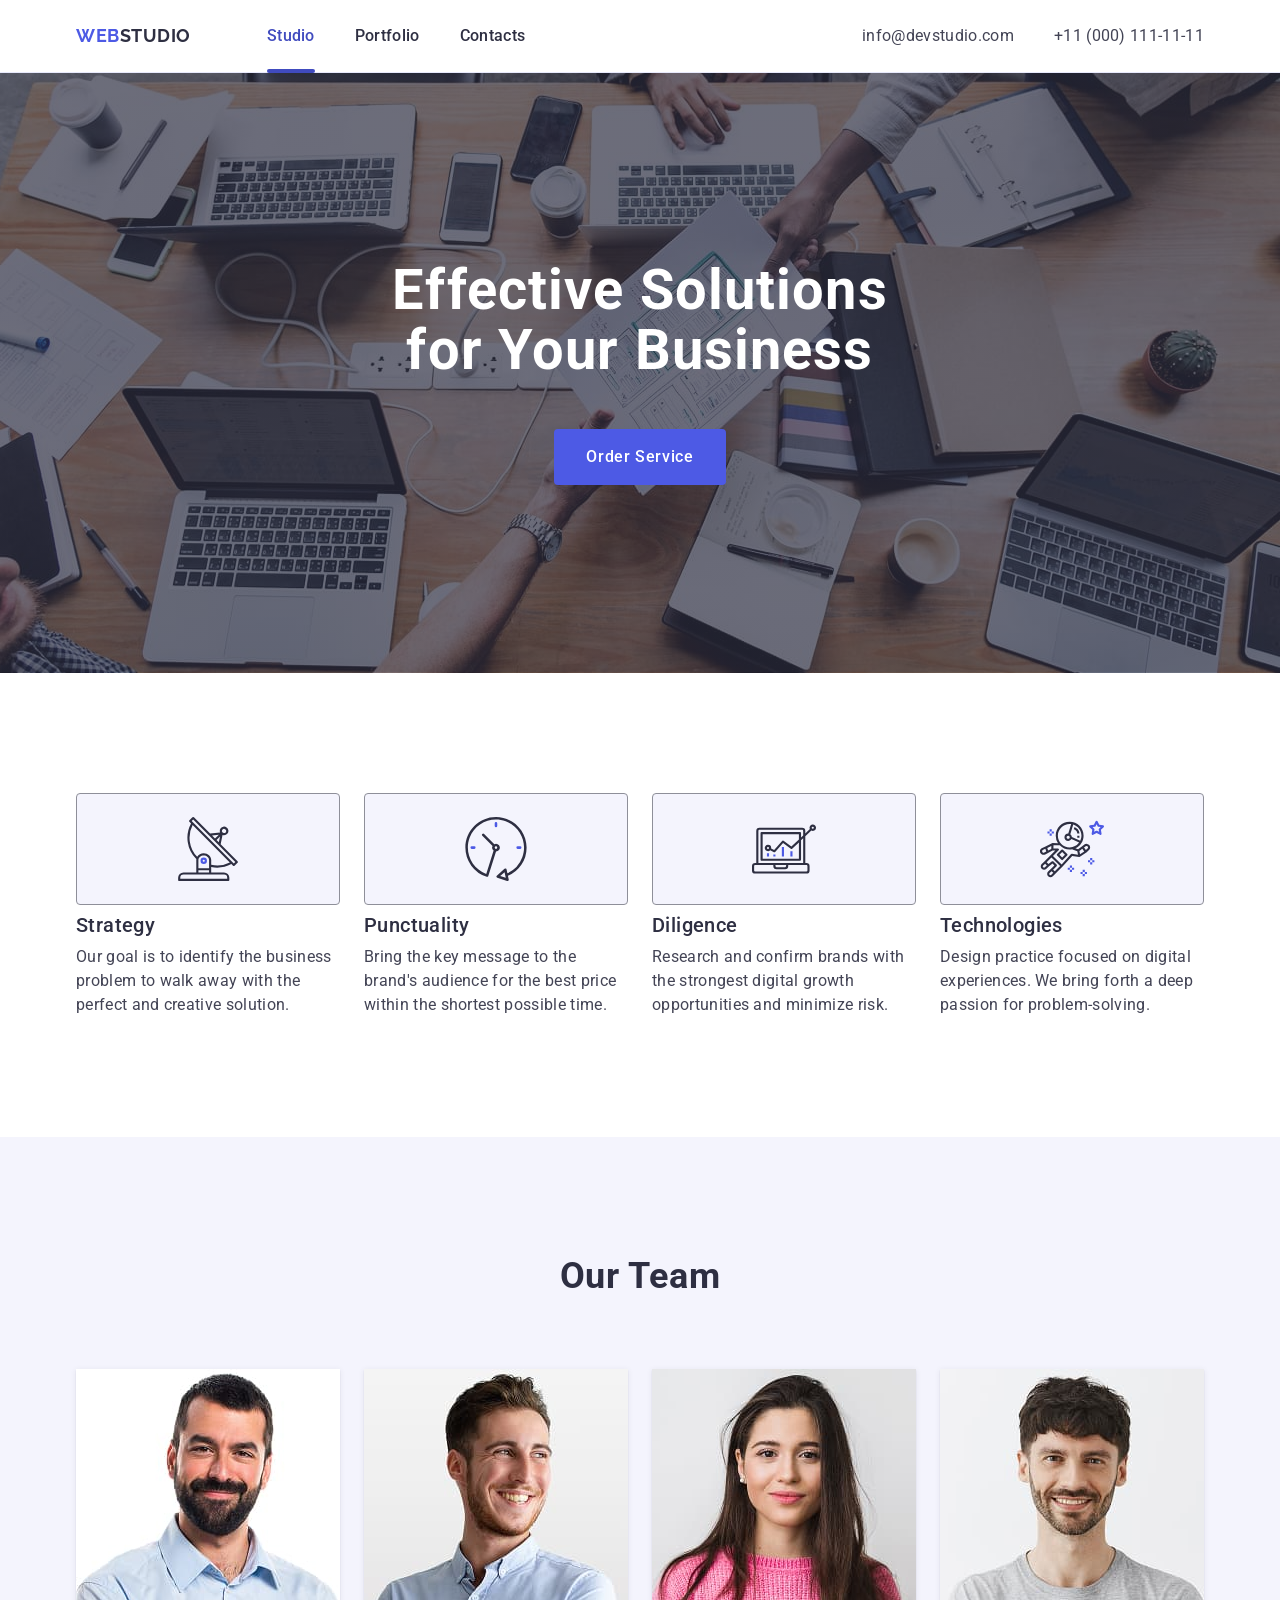
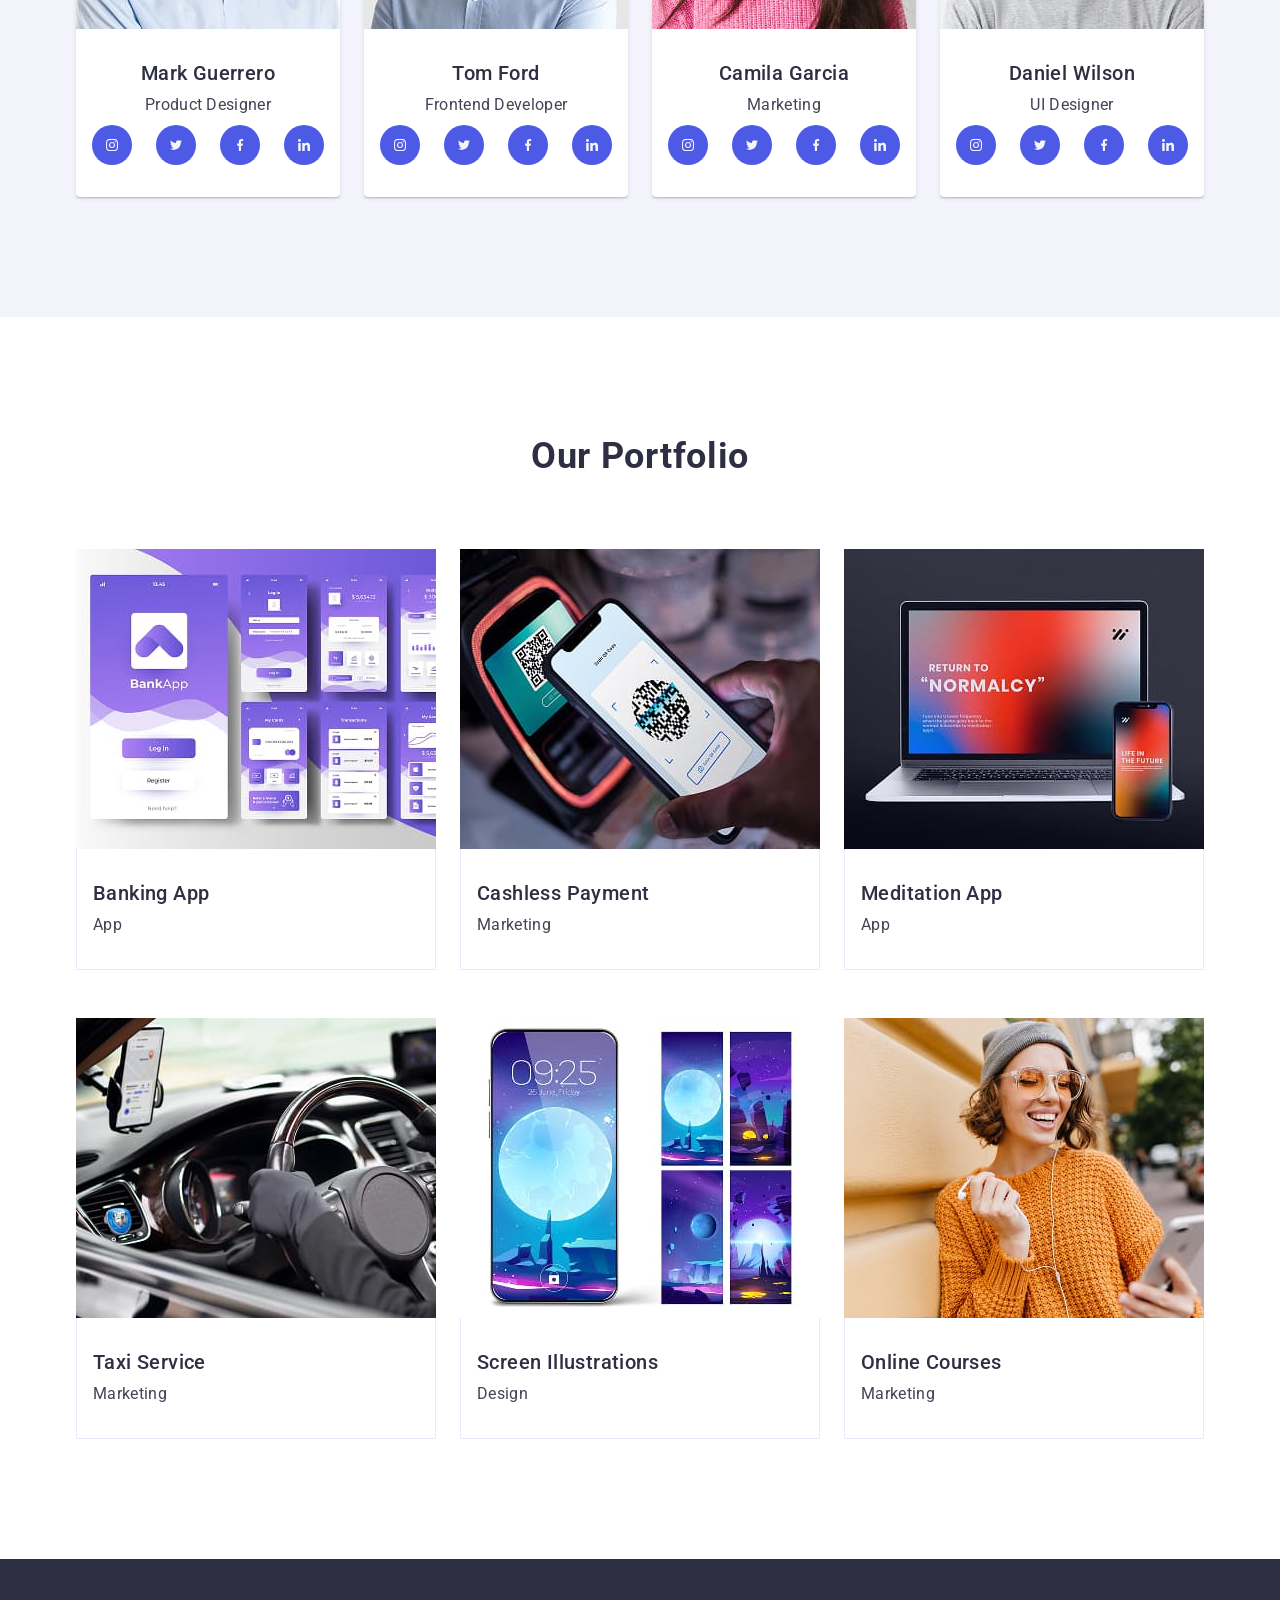
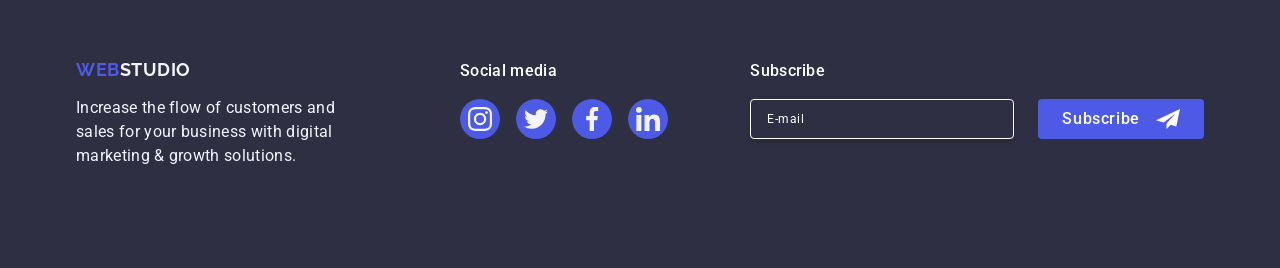
<file: index.html>
<!DOCTYPE html>
<html lang="en">
  <head>
    <meta charset="UTF-8" />
    <meta name="viewport" content="width=device-width, initial-scale=1.0" />
    <link rel="preconnect" href="https://fonts.googleapis.com" />
    <link rel="preconnect" href="https://fonts.gstatic.com" crossorigin />
    <link
      href="https://fonts.googleapis.com/css2?family=Roboto:wght@400;500;700&display=swap&family=Raleway:wght@700&display=swap"
      rel="stylesheet"
    />
    <title>Homework-5</title>
    <link
      rel="stylesheet"
      href="https://cdnjs.cloudflare.com/ajax/libs/modern-normalize/3.0.1/modern-normalize.min.css"
      integrity="sha512-q6WgHqiHlKyOqslT/lgBgodhd03Wp4BEqKeW6nNtlOY4quzyG3VoQKFrieaCeSnuVseNKRGpGeDU3qPmabCANg=="
      crossorigin="anonymous"
      referrerpolicy="no-referrer"
    />
    <link rel="stylesheet" href="./css/styles.css" />
  </head>
  <body>
    <header class="header">
      <div class="container header-container">
        <nav class="nav">
          <a class="logo" href="./index.html"
            >Web<span class="logo-accent">Studio</span></a
          >
          <ul class="nav-list">
            <li class="nav-item">
              <a class="nav-link active" href="./index.html">Studio</a>
            </li>
            <li class="nav-item"><a class="nav-link" href="">Portfolio</a></li>
            <li class="nav-item"><a class="nav-link" href="">Contacts</a></li>
          </ul>
        </nav>
        <address class="address">
          <ul class="address-list">
            <li class="address-item">
              <a class="address-link" href="mailto:info@devstudio.com"
                >info@devstudio.com</a
              >
            </li>
            <li class="address-item">
              <a class="address-link" href="tel:+110001111111"
                >+11 (000) 111-11-11</a
              >
            </li>
          </ul>
        </address>
      </div>
    </header>
    <main>
      <section class="section hero-section">
        <div class="container hero-container">
          <h1 class="hero-title">Effective Solutions for Your Business</h1>
          <button class="button hero-button" type="button">
            Order Service
          </button>
        </div>
      </section>
      <section class="section features-section">
        <div class="container features-container">
          <h2 class="features-title visually-hidden">Features</h2>
          <ul class="features-list">
            <li class="features-item">
              <div class="features-item-icon-wrapper">
                <svg class="features-item-icon" width="64" height="64">
                  <use href="./images/icons.svg#icon-antenna"></use>
                </svg>
              </div>
              <h3 class="features-item-title">Strategy</h3>
              <p class="features-item-text">
                Our goal is to identify the business problem to walk away with
                the perfect and creative solution.
              </p>
            </li>
            <li class="features-item">
              <div class="features-item-icon-wrapper">
                <svg class="features-item-icon" width="64" height="64">
                  <use href="./images/icons.svg#icon-clock"></use>
                </svg>
              </div>
              <h3 class="features-item-title">Punctuality</h3>
              <p class="features-item-text">
                Bring the key message to the brand's audience for the best price
                within the shortest possible time.
              </p>
            </li>
            <li class="features-item">
              <div class="features-item-icon-wrapper">
                <svg class="features-item-icon" width="64" height="64">
                  <use href="./images/icons.svg#icon-diagram"></use>
                </svg>
              </div>
              <h3 class="features-item-title">Diligence</h3>
              <p class="features-item-text">
                Research and confirm brands with the strongest digital growth
                opportunities and minimize risk.
              </p>
            </li>
            <li class="features-item">
              <div class="features-item-icon-wrapper">
                <svg class="features-item-icon" width="64" height="64">
                  <use href="./images/icons.svg#icon-astronaut"></use>
                </svg>
              </div>
              <h3 class="features-item-title">Technologies</h3>
              <p class="features-item-text">
                Design practice focused on digital experiences. We bring forth a
                deep passion for problem-solving.
              </p>
            </li>
          </ul>
        </div>
      </section>
      <section class="section team-section">
        <div class="container team-container">
          <h2 class="team-title">Our Team</h2>
          <ul class="team-list">
            <li class="team-item">
              <img
                src="./images/member-1.jpg"
                alt="Mark Guerrero"
                width="264"
              />
              <div class="team-item-text-content">
                <h3 class="team-item-title">Mark Guerrero</h3>
                <p class="team-item-text">Product Designer</p>
                <ul class="team-social-list">
                  <li class="team-social-item">
                    <a class="team-social-link" href="">
                      <svg class="team-social-icon" width="16" height="16">
                        <use href="./images/icons.svg#icon-instagram"></use>
                      </svg>
                    </a>
                  </li>
                  <li class="team-social-item">
                    <a class="team-social-link" href="">
                      <svg class="team-social-icon" width="16" height="16">
                        <use href="./images/icons.svg#icon-twitter"></use>
                      </svg>
                    </a>
                  </li>
                  <li class="team-social-item">
                    <a class="team-social-link" href="">
                      <svg class="team-social-icon" width="16" height="16">
                        <use href="./images/icons.svg#icon-facebook"></use>
                      </svg>
                    </a>
                  </li>
                  <li class="team-social-item">
                    <a class="team-social-link" href="">
                      <svg class="team-social-icon" width="16" height="16">
                        <use href="./images/icons.svg#icon-linkedin"></use>
                      </svg>
                    </a>
                  </li>
                </ul>
              </div>
            </li>
            <li class="team-item">
              <img src="./images/member-2.jpg" alt="Tom Ford" width="264" />
              <div class="team-item-text-content">
                <h3 class="team-item-title">Tom Ford</h3>
                <p class="team-item-text">Frontend Developer</p>
                <ul class="team-social-list">
                  <li class="team-social-item">
                    <a class="team-social-link" href="">
                      <svg class="team-social-icon" width="16" height="16">
                        <use href="./images/icons.svg#icon-instagram"></use>
                      </svg>
                    </a>
                  </li>
                  <li class="team-social-item">
                    <a class="team-social-link" href="">
                      <svg class="team-social-icon" width="16" height="16">
                        <use href="./images/icons.svg#icon-twitter"></use>
                      </svg>
                    </a>
                  </li>
                  <li class="team-social-item">
                    <a class="team-social-link" href="">
                      <svg class="team-social-icon" width="16" height="16">
                        <use href="./images/icons.svg#icon-facebook"></use>
                      </svg>
                    </a>
                  </li>
                  <li class="team-social-item">
                    <a class="team-social-link" href="">
                      <svg class="team-social-icon" width="16" height="16">
                        <use href="./images/icons.svg#icon-linkedin"></use>
                      </svg>
                    </a>
                  </li>
                </ul>
              </div>
            </li>
            <li class="team-item">
              <img
                src="./images/member-3.jpg"
                alt="Camila Garcia"
                width="264"
              />
              <div class="team-item-text-content">
                <h3 class="team-item-title">Camila Garcia</h3>
                <p class="team-item-text">Marketing</p>
                <ul class="team-social-list">
                  <li class="team-social-item">
                    <a class="team-social-link" href="">
                      <svg class="team-social-icon" width="16" height="16">
                        <use href="./images/icons.svg#icon-instagram"></use>
                      </svg>
                    </a>
                  </li>
                  <li class="team-social-item">
                    <a class="team-social-link" href="">
                      <svg class="team-social-icon" width="16" height="16">
                        <use href="./images/icons.svg#icon-twitter"></use>
                      </svg>
                    </a>
                  </li>
                  <li class="team-social-item">
                    <a class="team-social-link" href="">
                      <svg class="team-social-icon" width="16" height="16">
                        <use href="./images/icons.svg#icon-facebook"></use>
                      </svg>
                    </a>
                  </li>
                  <li class="team-social-item">
                    <a class="team-social-link" href="">
                      <svg class="team-social-icon" width="16" height="16">
                        <use href="./images/icons.svg#icon-linkedin"></use>
                      </svg>
                    </a>
                  </li>
                </ul>
              </div>
            </li>
            <li class="team-item">
              <img
                src="./images/member-4.jpg"
                alt="Daniel Wilson"
                width="264"
              />
              <div class="team-item-text-content">
                <h3 class="team-item-title">Daniel Wilson</h3>
                <p class="team-item-text">UI Designer</p>
                <ul class="team-social-list">
                  <li class="team-social-item">
                    <a class="team-social-link" href="">
                      <svg class="team-social-icon" width="16" height="16">
                        <use href="./images/icons.svg#icon-instagram"></use>
                      </svg>
                    </a>
                  </li>
                  <li class="team-social-item">
                    <a class="team-social-link" href="">
                      <svg class="team-social-icon" width="16" height="16">
                        <use href="./images/icons.svg#icon-twitter"></use>
                      </svg>
                    </a>
                  </li>
                  <li class="team-social-item">
                    <a class="team-social-link" href="">
                      <svg class="team-social-icon" width="16" height="16">
                        <use href="./images/icons.svg#icon-facebook"></use>
                      </svg>
                    </a>
                  </li>
                  <li class="team-social-item">
                    <a class="team-social-link" href="">
                      <svg class="team-social-icon" width="16" height="16">
                        <use href="./images/icons.svg#icon-linkedin"></use>
                      </svg>
                    </a>
                  </li>
                </ul>
              </div>
            </li>
          </ul>
        </div>
      </section>
      <section class="section portfolio-section">
        <div class="container portfolio-container">
          <h2 class="portfolio-title">Our Portfolio</h2>
          <ul class="portfolio-list">
            <li class="portfolio-item">
              <div class="portfolio-image-wrapper">
                <img
                  src="./images/portfolio-1.jpg"
                  alt="Presentation of Banking App layouts"
                  width="360"
                />
                <p class="portfolio-overlay-text">
                  14 Stylish and User-Friendly App Design Concepts · Task
                  Manager App · Calorie Tracker App · Exotic Fruit Ecommerce App
                  · Cloud Storage App
                </p>
              </div>
              <div class="portfolio-item-text-content">
                <h3 class="portfolio-item-title">Banking App</h3>
                <p class="portfolio-item-text">App</p>
              </div>
            </li>
            <li class="portfolio-item">
              <div class="portfolio-image-wrapper">
                <img
                  src="./images/portfolio-2.jpg"
                  alt="Scanning QR code for Cashless Payment"
                  width="360"
                />
                <p class="portfolio-overlay-text">
                  14 Stylish and User-Friendly App Design Concepts · Task
                  Manager App · Calorie Tracker App · Exotic Fruit Ecommerce App
                  · Cloud Storage App
                </p>
              </div>
              <div class="portfolio-item-text-content">
                <h3 class="portfolio-item-title">Cashless Payment</h3>
                <p class="portfolio-item-text">Marketing</p>
              </div>
            </li>
            <li class="portfolio-item">
              <div class="portfolio-image-wrapper">
                <img
                  src="./images/portfolio-3.jpg"
                  alt="Using gadgets for Meditation App"
                  width="360"
                />
                <p class="portfolio-overlay-text">
                  14 Stylish and User-Friendly App Design Concepts · Task
                  Manager App · Calorie Tracker App · Exotic Fruit Ecommerce App
                  · Cloud Storage App
                </p>
              </div>
              <div class="portfolio-item-text-content">
                <h3 class="portfolio-item-title">Meditation App</h3>
                <p class="portfolio-item-text">App</p>
              </div>
            </li>
            <li class="portfolio-item">
              <div class="portfolio-image-wrapper">
                <img
                  src="./images/portfolio-4.jpg"
                  alt="A nice car with a driver that using a smartphone app"
                  width="360"
                />
                <p class="portfolio-overlay-text">
                  14 Stylish and User-Friendly App Design Concepts · Task
                  Manager App · Calorie Tracker App · Exotic Fruit Ecommerce App
                  · Cloud Storage App
                </p>
              </div>
              <div class="portfolio-item-text-content">
                <h3 class="portfolio-item-title">Taxi Service</h3>
                <p class="portfolio-item-text">Marketing</p>
              </div>
            </li>
            <li class="portfolio-item">
              <div class="portfolio-image-wrapper">
                <img
                  src="./images/portfolio-5.jpg"
                  alt="A phone with a variety of beautiful screens"
                  width="360"
                />
                <p class="portfolio-overlay-text">
                  14 Stylish and User-Friendly App Design Concepts · Task
                  Manager App · Calorie Tracker App · Exotic Fruit Ecommerce App
                  · Cloud Storage App
                </p>
              </div>
              <div class="portfolio-item-text-content">
                <h3 class="portfolio-item-title">Screen Illustrations</h3>
                <p class="portfolio-item-text">Design</p>
              </div>
            </li>
            <li class="portfolio-item">
              <div class="portfolio-image-wrapper">
                <img
                  src="./images/portfolio-6.jpg"
                  alt="A woman that looks at a smartphone"
                  width="360"
                />
                <p class="portfolio-overlay-text">
                  14 Stylish and User-Friendly App Design Concepts · Task
                  Manager App · Calorie Tracker App · Exotic Fruit Ecommerce App
                  · Cloud Storage App
                </p>
              </div>
              <div class="portfolio-item-text-content">
                <h3 class="portfolio-item-title">Online Courses</h3>
                <p class="portfolio-item-text">Marketing</p>
              </div>
            </li>
          </ul>
        </div>
      </section>
    </main>
    <footer class="footer">
      <div class="container">
        <div class="footer-info">
          <a class="logo" href="./index.html"
            >Web<span class="logo-accent">Studio</span></a
          >
          <p class="footer-text">
            Increase the flow of customers and sales for your business with
            digital marketing & growth solutions.
          </p>
        </div>
        <div class="footer-social">
          <p class="footer-social-text">Social media</p>
          <ul class="footer-social-list">
            <li class="footer-social-item">
              <a class="footer-social-link" href="">
                <svg class="footer-social-icon" width="24" height="24">
                  <use href="./images/icons.svg#icon-instagram"></use>
                </svg>
              </a>
            </li>
            <li class="footer-social-item">
              <a class="footer-social-link" href="">
                <svg class="footer-social-icon" width="24" height="24">
                  <use href="./images/icons.svg#icon-twitter"></use>
                </svg>
              </a>
            </li>
            <li class="footer-social-item">
              <a class="footer-social-link" href="">
                <svg class="footer-social-icon" width="24" height="24">
                  <use href="./images/icons.svg#icon-facebook"></use>
                </svg>
              </a>
            </li>
            <li class="footer-social-item">
              <a class="footer-social-link" href="">
                <svg class="footer-social-icon" width="24" height="24">
                  <use href="./images/icons.svg#icon-linkedin"></use>
                </svg>
              </a>
            </li>
          </ul>
        </div>
        <div class="footer-form-wrapper">
          <p class="footer-form-description">Subscribe</p>
          <form class="footer-form">
            <label class="footer-form-label">
              <input
                class="footer-form-input"
                type="email"
                name="email"
                placeholder="E-mail"
              />
            </label>
            <button class="button footer-form-button" type="submit">
              Subscribe
              <svg class="footer-form-icon" width="24" height="24">
                <use href="./images/icons.svg#icon-send"></use>
              </svg>
            </button>
          </form>
        </div>
      </div>
    </footer>
    <div class="modal-overlay">
      <div class="modal">
        <button class="modal-close-button" type="button">
          <svg class="modal-close-icon" width="8" height="8">
            <use href="./images/icons.svg#icon-close-cross"></use>
          </svg>
        </button>
        <p class="modal-description">
          Leave your contacts and we will call you back
        </p>
        <form class="modal-form">
          <div class="modal-input-wrapper">
            <label class="modal-input-label" for="user-name">Name</label>
            <div class="modal-input-icon-wrapper">
              <input
                class="modal-input"
                name="user-name"
                id="user-name"
                type="text"
                required
              />
              <svg class="modal-input-icon" width="18" height="24">
                <use href="./images/icons.svg#icon-person"></use>
              </svg>
            </div>
          </div>
          <div class="modal-input-wrapper">
            <label class="modal-input-label" for="phone">Phone</label>
            <div class="modal-input-icon-wrapper">
              <input
                class="modal-input"
                name="phone"
                id="phone"
                type="tel"
                required
              />
              <svg class="modal-input-icon" width="18" height="24">
                <use href="./images/icons.svg#icon-phone"></use>
              </svg>
            </div>
          </div>
          <div class="modal-input-wrapper">
            <label class="modal-input-label" for="email">Email</label>
            <div class="modal-input-icon-wrapper">
              <input
                class="modal-input"
                name="email"
                id="email"
                type="email"
                required
              />
              <svg class="modal-input-icon" width="18" height="24">
                <use href="./images/icons.svg#icon-email"></use>
              </svg>
            </div>
          </div>
          <div class="modal-input-wrapper modal-input-wrapper-textarea">
            <label class="modal-input-label" for="user-comment">Comment</label>
            <textarea
              class="modal-textarea"
              name="user-comment"
              id="user-comment"
              rows="5"
              placeholder="Text input"
            ></textarea>
          </div>
          <div class="modal-checkbox-wrapper">
            <input
              class="modal-checkbox-input visually-hidden"
              type="checkbox"
              id="user-privacy"
              name="user-privacy"
              value="true"
            />
            <label class="modal-checkbox-label" for="user-privacy"
              ><span class="modal-custom-checkbox">
                <svg class="modal-checkbox-icon" width="10" height="8">
                  <use href="./images/icons.svg#icon-tick"></use></svg></span
              >I accept the terms and conditions of the<a
                class="modal-checkbox-link"
                href="#"
                >Privacy Policy</a
              ></label
            >
          </div>
          <button class="button modal-button" type="submit">Send</button>
        </form>
      </div>
    </div>
  </body>
</html>
</file>
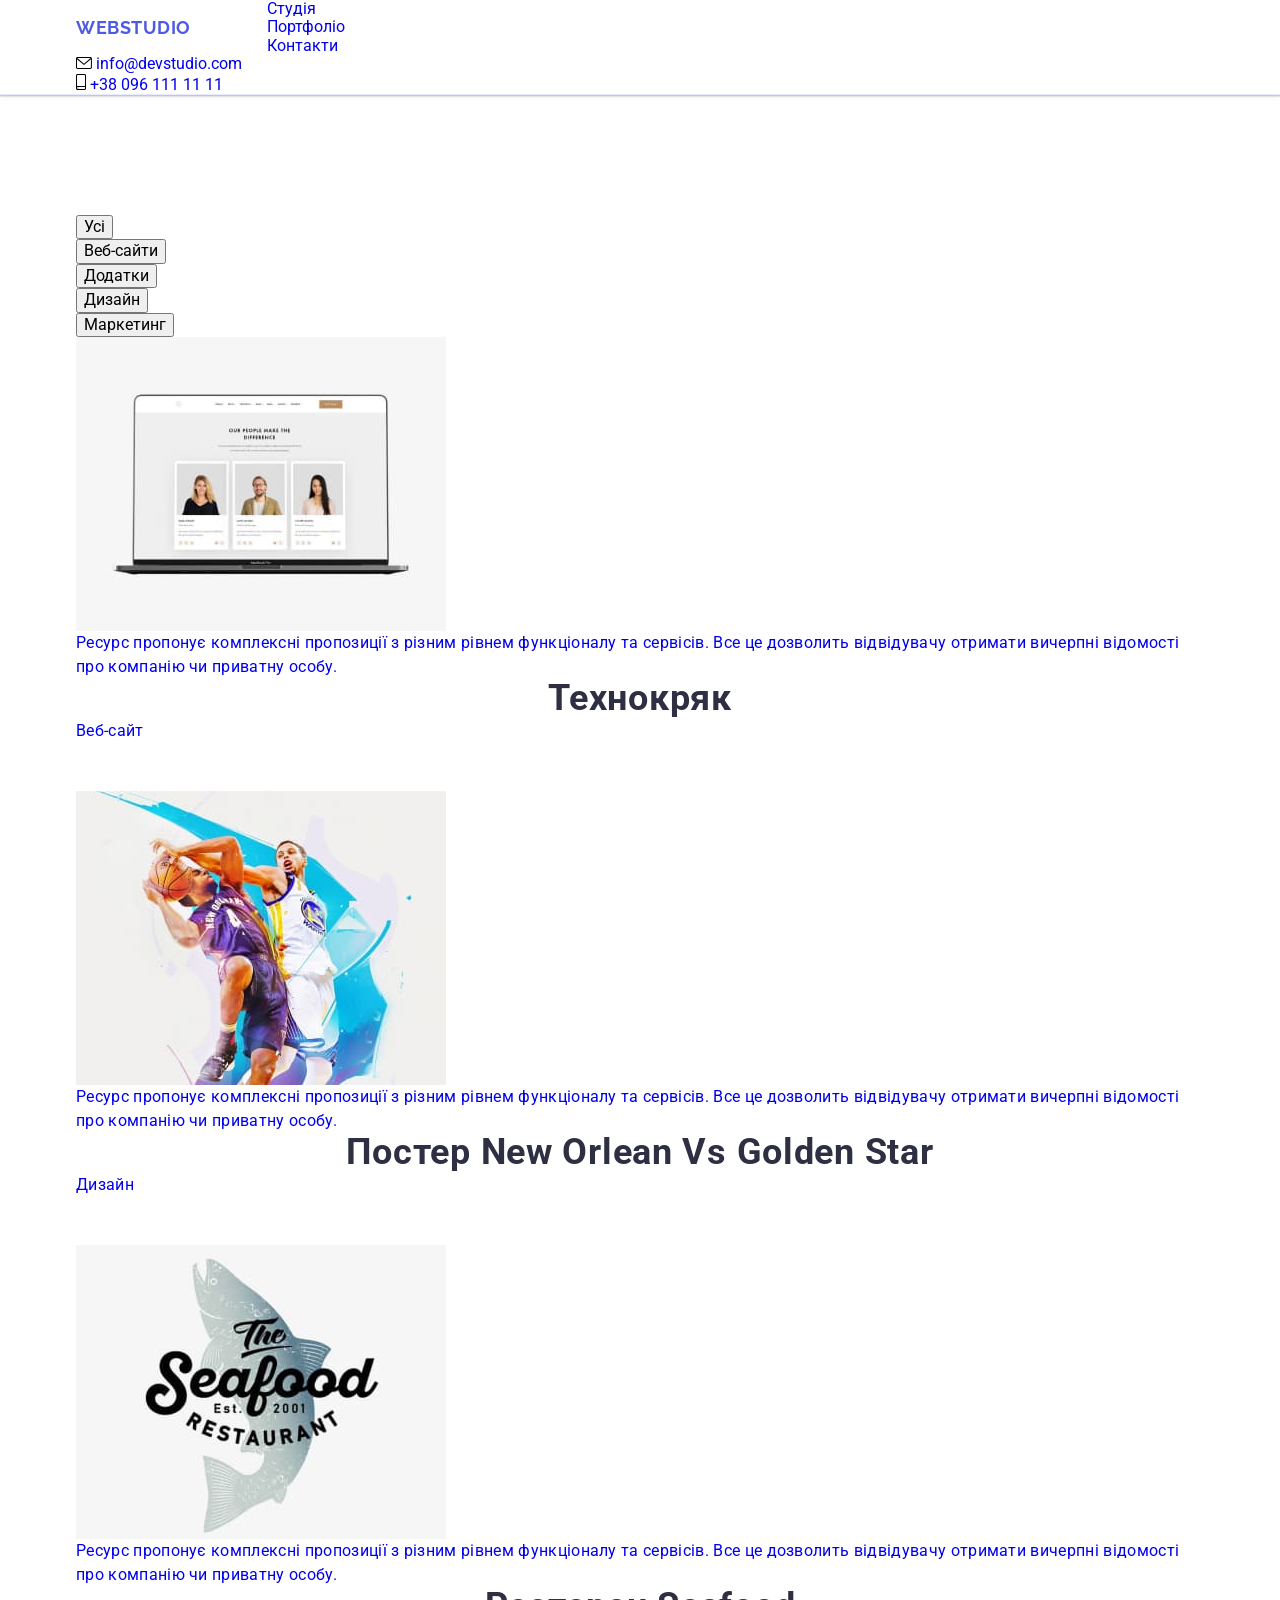
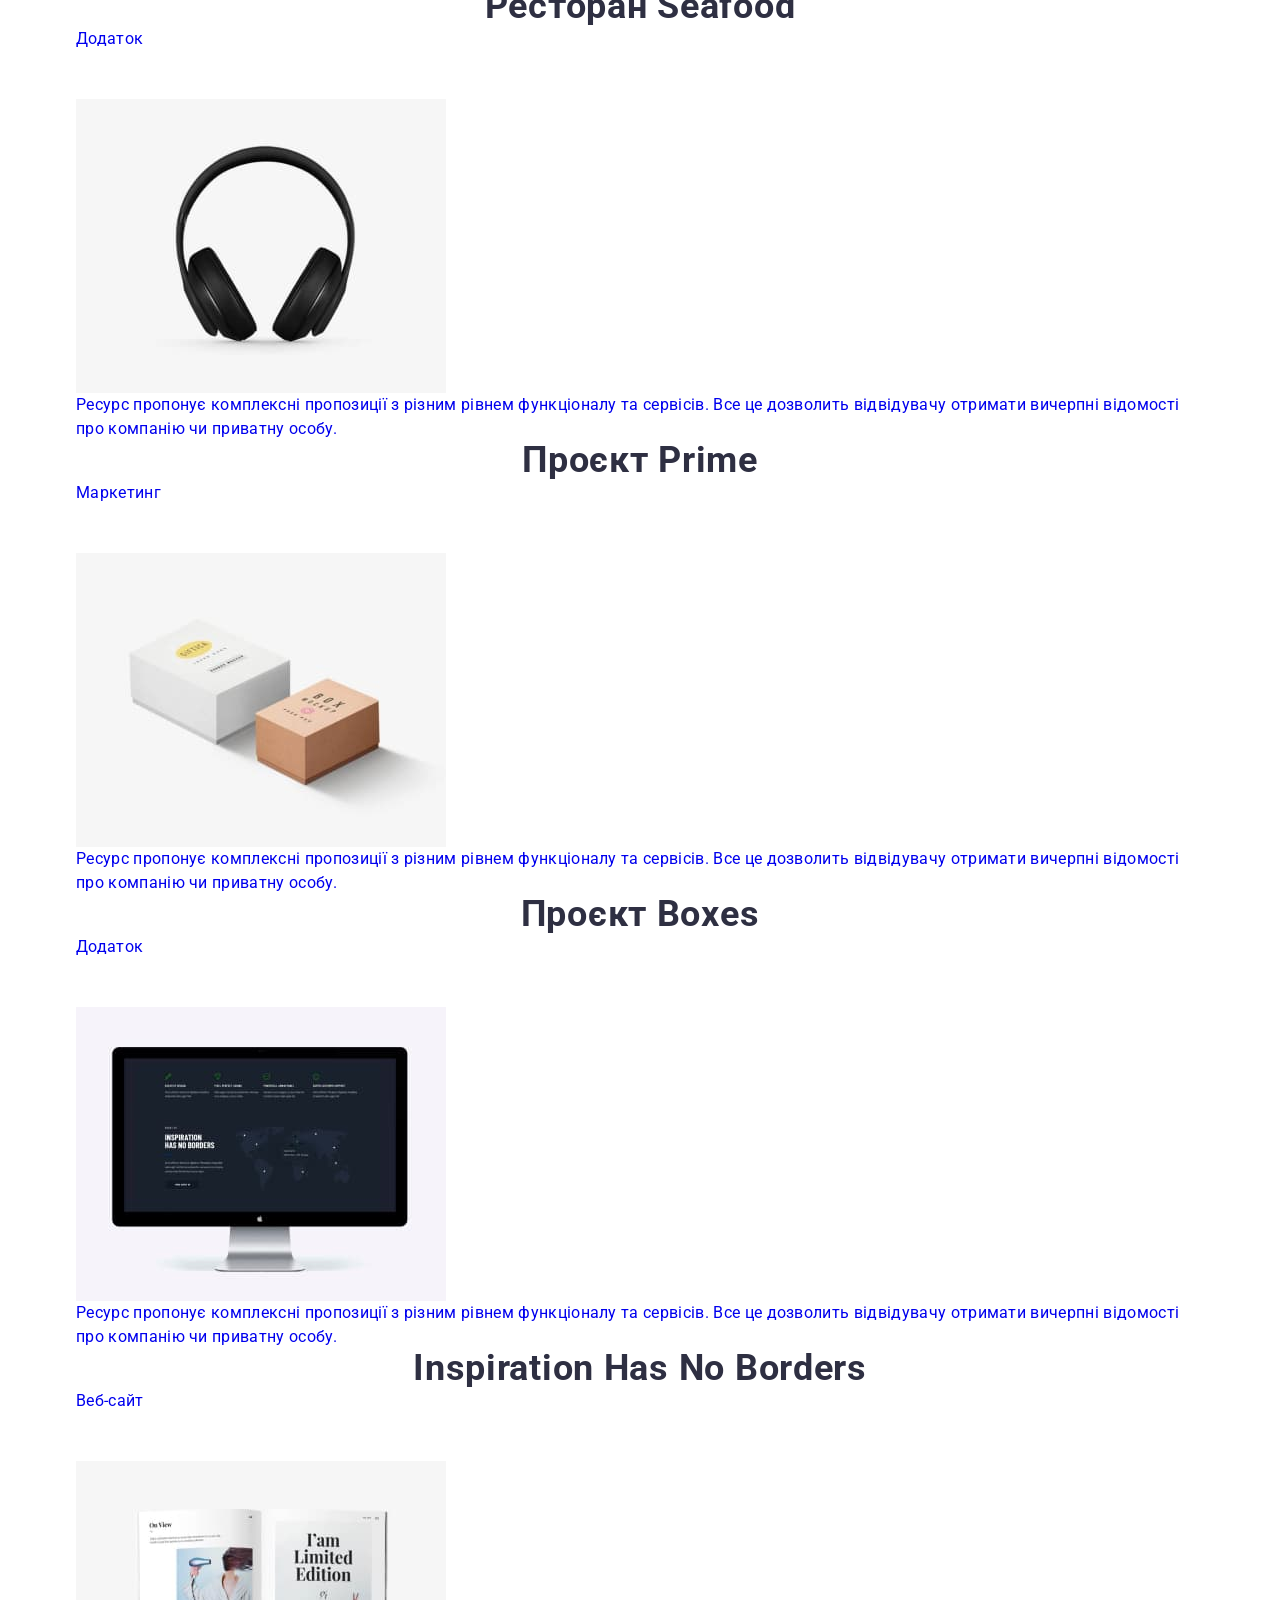
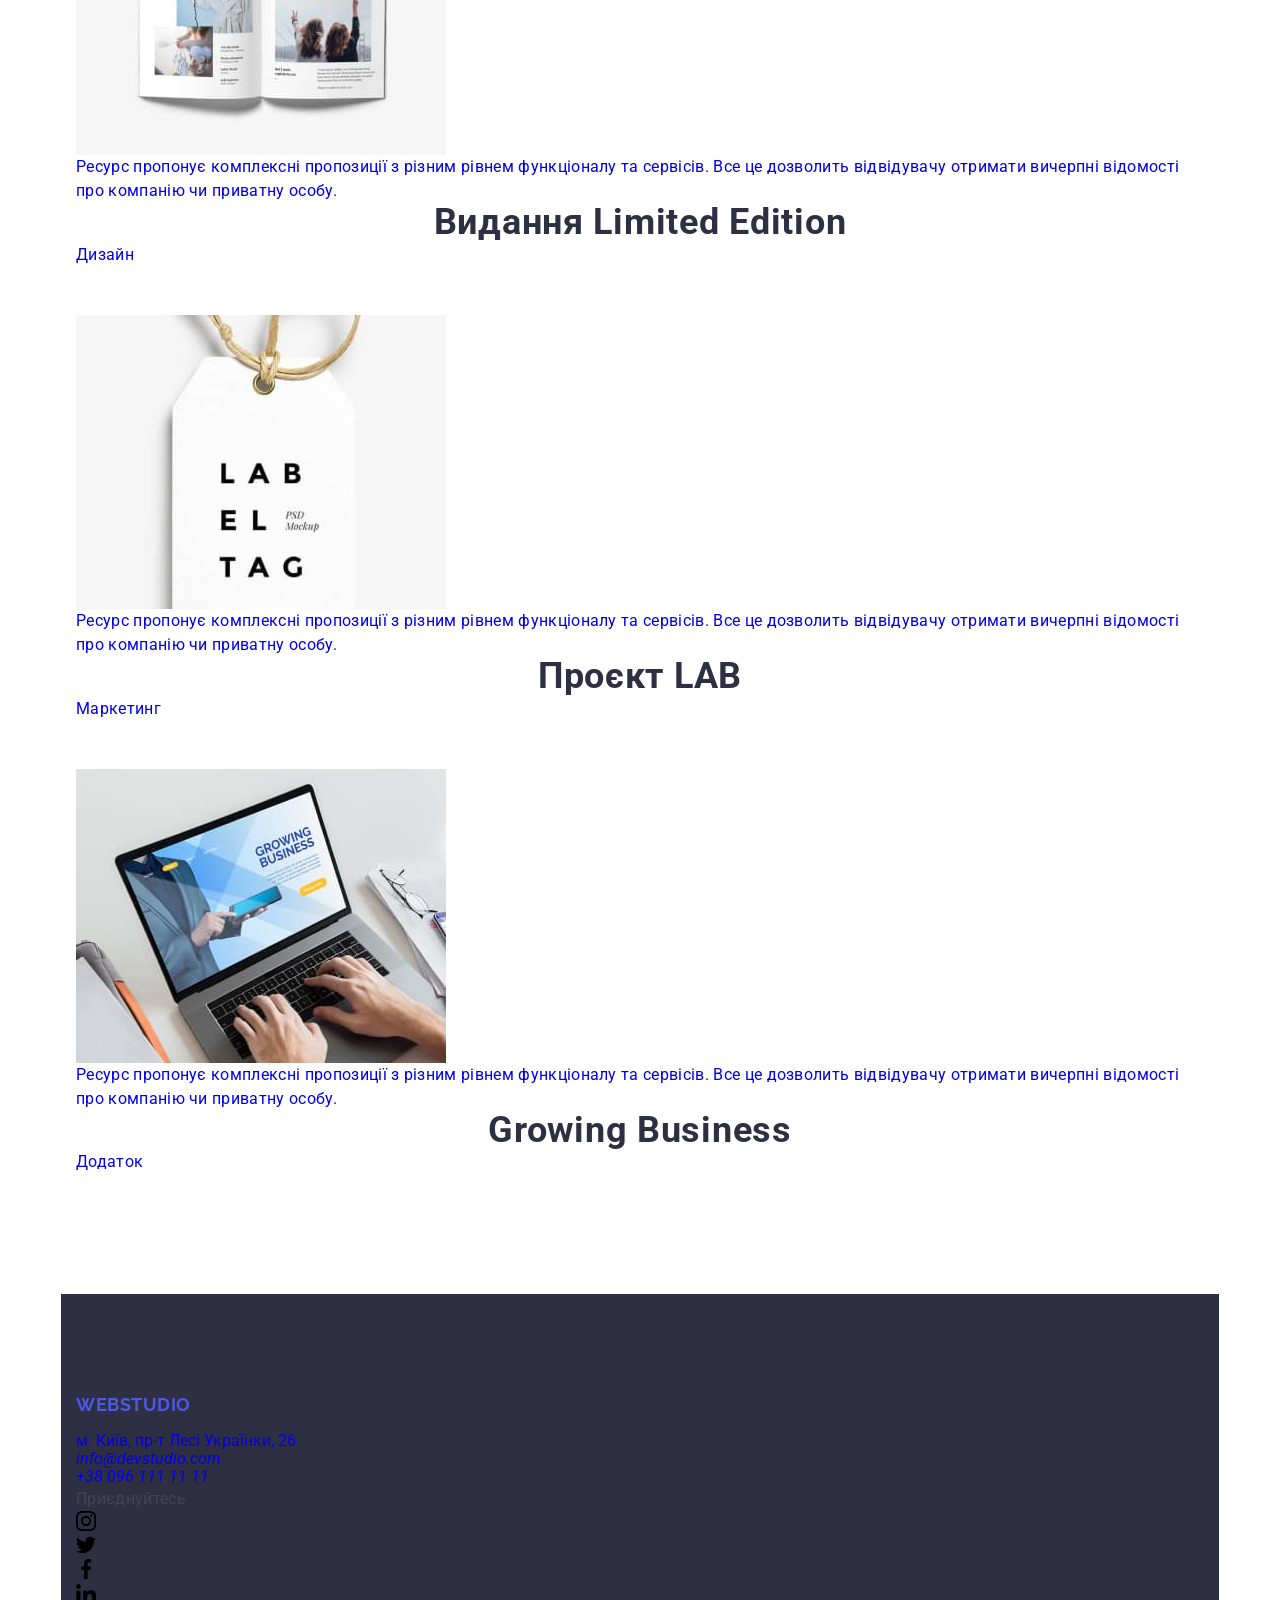
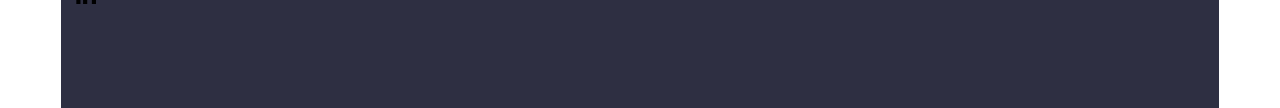
<file: portfolio.html>
<!DOCTYPE html>
<html lang="uk">
  <head>
    <meta charset="UTF-8" />
    <meta http-equiv="X-UA-Compatible" content="IE=edge" />
    <meta name="viewport" content="width=device-width, initial-scale=1.0" />
    <title>Веб-студія сторінка портфоліо</title>
    <link
      href="https://fonts.googleapis.com/css2?family=Raleway:wght@700&family=Roboto:wght@400;500;700;900&display=swap"
      rel="stylesheet"
    />
    <link
      rel="stylesheet"
      href="https://cdnjs.cloudflare.com/ajax/libs/modern-normalize/1.1.0/modern-normalize.min.css"
      integrity="sha512-wpPYUAdjBVSE4KJnH1VR1HeZfpl1ub8YT/NKx4PuQ5NmX2tKuGu6U/JRp5y+Y8XG2tV+wKQpNHVUX03MfMFn9Q=="
      crossorigin="anonymous"
      referrerpolicy="no-referrer"
    />
    <link rel="stylesheet" href="./css/styles.css" />
  </head>
  <body>
    <header class="header">
      <div class="container site-header">
        <nav class="nav">
          <a href="./index.html" class="logo">Web<span class="logo-header">Studio</span></a>
          <ul class="site-nav">
            <li class="item"><a href="./index.html" class="link">Студія</a></li>
            <li class="item"><a href="./portfolio.html" class="link current">Портфоліо</a></li>
            <li class="item"><a href="#" class="link">Контакти</a></li>
          </ul>
        </nav>
        <ul class="header-contacts">
          <li class="item">
            <a href="mailto:info@devstudio.com" class="contacts">
              <svg class="header-contacts-icon" width="16" height="12">
                <use href="./images/sprite.svg#icon-envelope"></use>
              </svg>
              info@devstudio.com
            </a>
          </li>
          <li class="item">
            <a href="tel:+380961111111" class="contacts">
              <svg class="header-contacts-icon" width="10" height="16">
                <use href="./images/sprite.svg#icon-smartphone"></use>
              </svg>
              +38 096 111 11 11
            </a>
          </li>
        </ul>
      </div>
    </header>
    <main>
      <section class="section">
        <div class="container">
          <h1 class="visually-hidden">Портфоліо</h1>
          <ul class="portfolio-filter">
            <li><button type="button" class="filter-button">Усі</button></li>
            <li><button type="button" class="filter-button">Веб-сайти</button></li>
            <li><button type="button" class="filter-button">Додатки</button></li>
            <li><button type="button" class="filter-button">Дизайн</button></li>
            <li><button type="button" class="filter-button">Маркетинг</button></li>
          </ul>
          <ul class="portfolio-list">
            <li class="portfolio-card">
              <a href="#" class="portfolio-card-link">
                <div class="card-thumb">
                  <img src="./images/portfolio1.jpg" alt="Зображення веб-сайту на ноутбуці" width="370" />
                  <div class="card-overlay">
                    <p class="card-discr">
                      Ресурс пропонує комплексні пропозиції з різним рівнем функціоналу та сервісів. Все це дозволить
                      відвідувачу отримати вичерпні відомості про компанію чи приватну особу.
                    </p>
                  </div>
                </div>
                <div class="portfolio-card-bottom">
                  <h2 class="title">Технокряк</h2>
                  <p class="text">Веб-сайт</p>
                </div>
              </a>
            </li>
            <li class="portfolio-card">
              <a href="#" class="portfolio-card-link">
                <div class="card-thumb">
                  <img src="./images/portfolio2.jpg" alt="Зображення дизайну постера" width="370" />
                  <div class="card-overlay">
                    <p class="card-discr">
                      Ресурс пропонує комплексні пропозиції з різним рівнем функціоналу та сервісів. Все це дозволить
                      відвідувачу отримати вичерпні відомості про компанію чи приватну особу.
                    </p>
                  </div>
                </div>
                <div class="portfolio-card-bottom">
                  <h2 class="title">Постер New Orlean vs Golden Star</h2>
                  <p class="text">Дизайн</p>
                </div>
              </a>
            </li>
            <li class="portfolio-card">
              <a href="#" class="portfolio-card-link">
                <div class="card-thumb">
                  <img src="./images/portfolio3.jpg" alt="Зображення логотипу ресторану" width="370" />
                  <div class="card-overlay">
                    <p class="card-discr">
                      Ресурс пропонує комплексні пропозиції з різним рівнем функціоналу та сервісів. Все це дозволить
                      відвідувачу отримати вичерпні відомості про компанію чи приватну особу.
                    </p>
                  </div>
                </div>
                <div class="portfolio-card-bottom">
                  <h2 class="title">Ресторан Seafood</h2>
                  <p class="text">Додаток</p>
                </div>
              </a>
            </li>
            <li class="portfolio-card">
              <a href="#" class="portfolio-card-link">
                <div class="card-thumb">
                  <img src="./images/portfolio4.jpg" alt="Зображення візуалізації проєкту - навушники" width="370" />
                  <div class="card-overlay">
                    <p class="card-discr">
                      Ресурс пропонує комплексні пропозиції з різним рівнем функціоналу та сервісів. Все це дозволить
                      відвідувачу отримати вичерпні відомості про компанію чи приватну особу.
                    </p>
                  </div>
                </div>
                <div class="portfolio-card-bottom">
                  <h2 class="title">Проєкт Prime</h2>
                  <p class="text">Маркетинг</p>
                </div>
              </a>
            </li>
            <li class="portfolio-card">
              <a href="#" class="portfolio-card-link">
                <div class="card-thumb">
                  <img src="./images/portfolio5.jpg" alt="Зображення візуалізації проєкту - дві коробки" width="370" />
                  <div class="card-overlay">
                    <p class="card-discr">
                      Ресурс пропонує комплексні пропозиції з різним рівнем функціоналу та сервісів. Все це дозволить
                      відвідувачу отримати вичерпні відомості про компанію чи приватну особу.
                    </p>
                  </div>
                </div>
                <div class="portfolio-card-bottom">
                  <h2 class="title">Проєкт Boxes</h2>
                  <p class="text">Додаток</p>
                </div>
              </a>
            </li>
            <li class="portfolio-card">
              <a href="#" class="portfolio-card-link">
                <div class="card-thumb">
                  <img src="./images/portfolio6.jpg" alt="Зображення веб-сайту на маніторі ПК" width="370" />
                  <div class="card-overlay">
                    <p class="card-discr">
                      Ресурс пропонує комплексні пропозиції з різним рівнем функціоналу та сервісів. Все це дозволить
                      відвідувачу отримати вичерпні відомості про компанію чи приватну особу.
                    </p>
                  </div>
                </div>
                <div class="portfolio-card-bottom">
                  <h2 class="title">Inspiration has no Borders</h2>
                  <p class="text">Веб-сайт</p>
                </div>
              </a>
            </li>
            <li class="portfolio-card">
              <a href="#" class="portfolio-card-link">
                <div class="card-thumb">
                  <img src="./images/portfolio7.jpg" alt="Зображення дизайну книги" width="370" />
                  <div class="card-overlay">
                    <p class="card-discr">
                      Ресурс пропонує комплексні пропозиції з різним рівнем функціоналу та сервісів. Все це дозволить
                      відвідувачу отримати вичерпні відомості про компанію чи приватну особу.
                    </p>
                  </div>
                </div>
                <div class="portfolio-card-bottom">
                  <h2 class="title">Видання Limited Edition</h2>
                  <p class="text">Дизайн</p>
                </div>
              </a>
            </li>
            <li class="portfolio-card">
              <a href="#" class="portfolio-card-link">
                <div class="card-thumb">
                  <img
                    src="./images/portfolio8.jpg"
                    alt="Зображення візуалізації проєкту - бірка з логотипом"
                    width="370"
                  />
                  <div class="card-overlay">
                    <p class="card-discr">
                      Ресурс пропонує комплексні пропозиції з різним рівнем функціоналу та сервісів. Все це дозволить
                      відвідувачу отримати вичерпні відомості про компанію чи приватну особу.
                    </p>
                  </div>
                </div>
                <div class="portfolio-card-bottom">
                  <h2 class="title">Проєкт LAB</h2>
                  <p class="text">Маркетинг</p>
                </div>
              </a>
            </li>
            <li class="portfolio-card">
              <a href="#" class="portfolio-card-link">
                <div class="card-thumb">
                  <img src="./images/portfolio9.jpg" alt="Зображення вигляду додатку на ноутбуці" width="370" />
                  <div class="card-overlay">
                    <p class="card-discr">
                      Ресурс пропонує комплексні пропозиції з різним рівнем функціоналу та сервісів. Все це дозволить
                      відвідувачу отримати вичерпні відомості про компанію чи приватну особу.
                    </p>
                  </div>
                </div>
                <div class="portfolio-card-bottom">
                  <h2 class="title">Growing Business</h2>
                  <p class="text">Додаток</p>
                </div>
              </a>
            </li>
          </ul>
        </div>
      </section>
    </main>
    <footer>
      <div class="container footer">
        <div>
          <a href="./index.html" class="logo">Web<span class="logo-footer">Studio</span></a>
          <address>
            <ul class="footer-contacts">
              <li>
                <a
                  href="https://goo.gl/maps/CPtrU1FHBa2aNyZL9"
                  target="_blank"
                  rel="noopener noreferrer nofollow"
                  class="contacts address"
                  >м. Київ, пр-т Лесі Українки, 26
                </a>
              </li>
              <li>
                <a href="mailto:info@devstudio.com" class="contacts mailo">info@devstudio.com</a>
              </li>
              <li>
                <a href="tel:+380961111111" class="contacts tel">+38 096 111 11 11</a>
              </li>
            </ul>
          </address>
        </div>
        <div class="socials">
          <p class="socials-invite">Приєднуйтесь</p>
          <ul class="socials-list">
            <li class="socials-item">
              <a href="#" aria-label="Посилання на Instagram" class="socials-link-footer">
                <svg class="socials-icon-footer" width="20" height="20">
                  <use href="./images/sprite.svg#icon-instagram"></use>
                </svg>
              </a>
            </li>
            <li class="socials-item">
              <a href="#" aria-label="Посилання на Twitter" class="socials-link-footer">
                <svg class="socials-icon-footer" width="20" height="20">
                  <use href="./images/sprite.svg#icon-twitter"></use>
                </svg>
              </a>
            </li>
            <li class="socials-item">
              <a href="#" aria-label="Посилання на Facebook" class="socials-link-footer">
                <svg class="socials-icon-footer" width="20" height="20">
                  <use href="./images/sprite.svg#icon-facebook"></use>
                </svg>
              </a>
            </li>
            <li class="socials-item">
              <a href="#" aria-label="Посилання на Linkedin" class="socials-link-footer">
                <svg class="socials-icon-footer" width="20" height="20">
                  <use href="./images/sprite.svg#icon-linkedin"></use>
                </svg>
              </a>
            </li>
          </ul>
        </div>
      </div>
    </footer>
  </body>
</html>
</file>
<file: css/styles.css>
body {
  font-family: "Roboto", sans-serif;
  color: #434455;
  background-color: #fff;
}

h1,
h2,
h3,
h4,
h5,
h6,
p {
  margin: 0;
  padding: 0;
}

h2,
h3 {
  color: #2e2f42;
}

h2 {
  font-size: 36px;
  line-height: 1.11;
  letter-spacing: 0.02em;
  text-transform: capitalize;
  text-align: center;
}

h3 {
  font-weight: 500;
  font-size: 20px;
  line-height: 1.2;
  letter-spacing: 0.02em;
}

p {
  font-size: 16px;
  line-height: 1.5;
  letter-spacing: 0.02em;
}

a {
  text-decoration: none;
}

ul {
  margin: 0;
  padding-left: 0;
  list-style: none;
}

img {
  display: block;
  max-width: 100%;
  height: auto;
}

.section {
  padding-top: 120px;
  padding-bottom: 120px;
}

.container {
  max-width: 1158px;
  margin: 0 auto;
  padding-left: 15px;
  padding-right: 15px;
}

.logo {
  font-family: "Raleway", sans-serif;
  font-weight: 700;
  font-size: 18px;
  line-height: 1.17;
  letter-spacing: 0.03em;
  color: #4d5ae5;
  text-transform: uppercase;
}

.header {
  border-bottom: 1px solid #e7e9fc;
  box-shadow: 0px 2px 1px rgba(46, 47, 66, 0.08),
    0px 1px 1px rgba(46, 47, 66, 0.16), 0px 1px 6px rgba(46, 47, 66, 0.08);
}

.header-container {
  display: flex;
  justify-content: space-between;
  align-items: center;
}

.header .logo-accent {
  color: #2e2f42;
}

.header .logo {
  margin-right: 76px;
}

.nav {
  display: flex;
  align-items: center;
}

.nav-list {
  display: flex;
  gap: 40px;
}

.nav-link {
  display: inline-block;
  position: relative;
  font-weight: 500;
  font-size: 16px;
  line-height: 1.5;
  letter-spacing: 0.02em;
  color: #2e2f42;
  padding-top: 24px;
  padding-bottom: 24px;
  transition: color 250ms cubic-bezier(0.4, 0, 0.2, 1);
}

.nav-link:hover,
.nav-link:focus {
  color: #404bbf;
}

.active {
  color: #404bbf;
}

.active::after {
  content: "";
  display: block;
  position: absolute;
  bottom: -1px;
  width: 100%;
  height: 4px;
  border-radius: 2px;
  background-color: #404bbf;
}

.address {
  font-style: normal;
}

.address-list {
  display: flex;
  gap: 40px;
}

.address-link {
  font-size: 16px;
  line-height: 1.5;
  letter-spacing: 0.02em;
  color: #434455;
  transition: color 250ms cubic-bezier(0.4, 0, 0.2, 1);
}

.address-link:hover,
.address-link:focus {
  color: #404bbf;
}

.hero-section {
  max-width: 1440px;
  background-color: #2e2f42;
  padding-top: 188px;
  padding-bottom: 188px;
  margin: 0 auto;
  background-image: linear-gradient(
      to bottom,
      rgba(46, 47, 66, 0.7),
      rgba(46, 47, 66, 0.7)
    ),
    url("../images/people-office.jpg");
  background-size: cover;
  background-position: center;
  background-repeat: no-repeat;
}

.hero-title {
  max-width: 496px;
  margin-bottom: 48px;
  margin-left: auto;
  margin-right: auto;
  font-size: 56px;
  line-height: 1.07;
  letter-spacing: 0.02em;
  color: #fff;
  text-align: center;
}

.button {
  font-weight: 500;
  font-size: 16px;
  line-height: 1.5;
  letter-spacing: 0.04em;
  border: none;
  border-radius: 4px;
  cursor: pointer;
}

.hero-button {
  display: block;
  min-width: 169px;
  height: 56px;
  background-color: #4d5ae5;
  color: #fff;
  padding: 16px 32px;
  margin: 0 auto;
  transition: background-color 250ms cubic-bezier(0.4, 0, 0.2, 1);
}

.hero-button:hover,
.hero-button:focus {
  background-color: #404bbf;
}

.visually-hidden {
  position: absolute;
  width: 1px;
  height: 1px;
  margin: -1px;
  border: 0;
  padding: 0;
  white-space: nowrap;
  clip-path: inset(100%);
  clip: rect(0 0 0 0);
  overflow: hidden;
}

.features-list {
  display: flex;
  gap: 24px;
}

.features-item {
  width: calc((100% - 72px) / 4);
  /* width: calc((100% - 3 * 24px) / 4); */
}

.features-item-icon-wrapper {
  display: flex;
  justify-content: center;
  align-items: center;
  width: 264px;
  height: 112px;
  margin-bottom: 8px;
  background-color: #f4f4fd;
  border: 1px solid #8e8f99;
  border-radius: 4px;
}

.features-item-icon {
  width: 64px;
  height: 64px;
}

.features-item-title {
  margin-bottom: 8px;
}

.team-section {
  background-color: #f4f4fd;
}

.team-title {
  margin-bottom: 72px;
}

.team-list {
  display: flex;
  gap: 24px;
}

.team-item {
  width: calc((100% - 72px) / 4);
  background-color: #fff;
  border-radius: 0px 0px 4px 4px;
  box-shadow: 0 2px 1px 0 rgba(46, 47, 66, 0.08),
    0 1px 1px 0 rgba(46, 47, 66, 0.16), 0 1px 6px 0 rgba(46, 47, 66, 0.08);
}

.team-item-text-content {
  padding: 32px 0;
  text-align: center;
}

.team-item-title {
  margin-bottom: 8px;
}

.team-item-text {
  margin-bottom: 8px;
}

.team-social-list {
  display: flex;
  justify-content: center;
  gap: 24px;
}

.team-social-item {
  width: 40px;
  height: 40px;
}

.team-social-link {
  display: flex;
  justify-content: center;
  align-items: center;
  width: 100%;
  height: 100%;
  background-color: #4d5ae5;
  border-radius: 50%;
  transition: background-color 250ms cubic-bezier(0.4, 0, 0.2, 1);
}

.team-social-link:hover,
.team-social-link:focus {
  background-color: #404bbf;
}

.team-social-icon {
  width: 12px;
  height: 12px;
  fill: #f4f4fd;
}

.portfolio-title {
  margin-bottom: 72px;
}

.portfolio-list {
  display: flex;
  row-gap: 48px;
  column-gap: 24px;
  flex-wrap: wrap;
}

.portfolio-item {
  width: calc((100% - 48px) / 3);
  transition: box-shadow 250ms cubic-bezier(0.4, 0, 0.2, 1);
}

.portfolio-item:hover {
  box-shadow: 0px 1px 6px rgba(46, 47, 66, 0.08),
    0px 1px 1px rgba(46, 47, 66, 0.16), 0px 2px 1px rgba(46, 47, 66, 0.08);
}

.portfolio-image-wrapper {
  position: relative;
  overflow: hidden;
}

.portfolio-overlay-text {
  position: absolute;
  top: 0;
  left: 0;
  padding: 40px 32px;
  width: 100%;
  height: 100%;
  color: #f4f4fd;
  background-color: #4d5ae5;
  transform: translateY(100%);
  transition: transform 250ms cubic-bezier(0.4, 0, 0.2, 1);
}

.portfolio-item:hover .portfolio-overlay-text {
  transform: translateY(0);
}

.portfolio-item-text-content {
  padding: 32px 16px;
  border-left: 1px solid #e7e9fc;
  border-right: 1px solid #e7e9fc;
  border-bottom: 1px solid #e7e9fc;
}

.portfolio-item-title {
  margin-bottom: 8px;
}

/* ----- FOOTER ----- */

.footer {
  padding-top: 100px;
  padding-bottom: 100px;
  background-color: #2e2f42;
}

.footer > .container {
  display: flex;
}

.footer-left-side-wrapper {
  display: flex;
  align-items: baseline;
}

.footer-info {
  margin-right: 120px;
}
.footer .logo-accent {
  color: #f4f4fd;
}

.footer .logo {
  display: inline-block;
  margin-bottom: 16px;
}

.footer-text {
  max-width: 264px;
  font-size: 16px;
  line-height: 1.5;
  color: #f4f4fd;
}

.footer-social {
  width: 208px;
}

.footer-social-text {
  margin-bottom: 16px;
  font-weight: 500;
  font-size: 16px;
  line-height: 1.5;
  letter-spacing: 0.02em;
  color: #fff;
}

.footer-social-list {
  display: flex;
  gap: 16px;
}

.footer-social-item {
  width: 40px;
  height: 40px;
}

.footer-social-link {
  display: flex;
  justify-content: center;
  align-items: center;
  width: 100%;
  height: 100%;
  background-color: #4d5ae5;
  border-radius: 50%;
  transition: background-color 250ms cubic-bezier(0.4, 0, 0.2, 1);
}

.footer-social-link:hover,
.footer-social-link:focus {
  background-color: #31d0aa;
}

.footer-social-icon {
  width: 24px;
  height: 24px;
  fill: #f4f4fd;
}

/* ----- FOOTER FORM ----- */

.footer-form-wrapper {
  margin-left: auto;
}

.footer-form-description {
  margin-bottom: 16px;
  font-weight: 500;
  color: #fff;
}

.footer-form {
  display: flex;
  gap: 24px;
}

.footer-form-input {
  width: 264px;
  max-width: 400px;
  height: 40px;
  padding-left: 16px;
  background-color: transparent;
  font-size: 12px;
  line-height: 2;
  letter-spacing: 0.04em;
  color: #fff;
  border: 1px solid #fff;
  border-radius: 4px;
  outline: none;
  box-shadow: 0 4px 4px 0 rgba(0, 0, 0, 0.15);
}

.footer-form-input::placeholder {
  font-size: 12px;
  line-height: 2;
  letter-spacing: 0.04em;
  color: #fff;
}

.footer-form-button {
  display: flex;
  justify-content: center;
  align-items: center;
  min-width: 165px;
  height: 40px;
  padding: 8px 24px;
  background-color: #4d5ae5;
  color: #fff;
  fill: #fff;
  transition: background-color 250ms cubic-bezier(0.4, 0, 0.2, 1);
}

.footer-form-icon {
  margin-left: 16px;
}

.footer-form-button:hover,
.footer-form-button:focus {
  background-color: #31d0aa;
}

/* ----- MODAL ----- */

.modal-overlay {
  position: fixed;
  top: 0;
  left: 0;
  width: 100vw;
  height: 100vh;
  background-color: rgba(46, 47, 66, 0.4);
  display: flex;
  justify-content: center;
  align-items: center;
  z-index: 100;

  opacity: 0;
  pointer-events: none;
  visibility: hidden;
  transition: opacity 250ms cubic-bezier(0.4, 0, 0.2, 1),
    visibility 250ms cubic-bezier(0.4, 0, 0.2, 1);
}

.is-open {
  opacity: 1;
  visibility: visible;
  pointer-events: auto;
}

.modal {
  position: absolute;
  top: 50%;
  left: 50%;
  transform: translate(-50%, -50%);
  width: 408px;
  min-height: 584px;
  padding: 72px 24px 24px 24px;
  background-color: #fcfcfc;
  border-radius: 4px;
  box-shadow: 0 1px 1px 0 rgba(0, 0, 0, 0.14), 0 1px 3px 0 rgba(0, 0, 0, 0.12),
    0 2px 1px 0 rgba(0, 0, 0, 0.2);
  transition: transform 250ms cubic-bezier(0.4, 0, 0.2, 1);
}

.modal-close-button {
  position: absolute;
  top: 24px;
  right: 24px;
  display: flex;
  justify-content: center;
  align-items: center;
  margin-left: auto;
  margin-bottom: 16px;
  padding: 0;
  width: 24px;
  height: 24px;
  background-color: #e7e9fc;
  border: 1px solid rgba(0, 0, 0, 0.1);
  border-radius: 50%;
  cursor: pointer;
  transition: background-color 250ms cubic-bezier(0.4, 0, 0.2, 1),
    border 250ms cubic-bezier(0.4, 0, 0.2, 1);
}

.modal-close-button:hover,
.modal-close-button:focus {
  background-color: #404bbf;
  border: none;
}

.modal-close-icon {
  fill: #2e2f42;
  transition: fill 250ms cubic-bezier(0.4, 0, 0.2, 1);
}

.modal-close-button:hover > .modal-close-icon,
.modal-close-button:focus > .modal-close-icon {
  fill: #fff;
}

.modal-description {
  font-weight: 500;
  text-align: center;
  margin-bottom: 16px;
  color: #2e2f42;
}

.modal-input-wrapper {
  display: flex;
  flex-direction: column;
  margin-bottom: 8px;
}

.modal-input-wrapper-textarea {
  margin-bottom: 16px;
}

.modal-input-label {
  font-size: 12px;
  line-height: 1.17;
  letter-spacing: 0.04em;
  color: #8e8f99;
  margin-bottom: 4px;
}

.modal-input {
  font-family: inherit;
  width: 100%;
  height: 40px;
  padding: 10px 16px 10px 38px;
  font-size: 18px;
  line-height: 1.5;
  letter-spacing: 0.02em;
  color: #2e2f42;
  background-color: transparent;
  border: 1px solid rgba(46, 47, 66, 0.4);
  border-radius: 4px;
  outline: transparent;
  transition: border-color 250ms cubic-bezier(0.4, 0, 0.2, 1);
}

.modal-textarea {
  font-family: inherit;
  width: 100%;
  height: 120px;
  padding: 8px 16px;
  resize: none;
  font-size: 12px;
  line-height: 1.17;
  letter-spacing: 0.04em;
  color: rgba(46, 47, 66, 0.4);
  background-color: transparent;
  border: 1px solid rgba(46, 47, 66, 0.4);
  border-radius: 4px;
  outline: transparent;
  transition: border-color 250ms cubic-bezier(0.4, 0, 0.2, 1);
}

.modal-textarea::placeholder {
  font-size: 12px;
  line-height: 1.17;
  letter-spacing: 0.04em;
  color: rgba(46, 47, 66, 0.4);
}

.modal-input-icon-wrapper {
  position: relative;
}

.modal-input:focus-within,
.modal-textarea:focus-within {
  border: 1px solid #4d5ae5;
}

.modal-input-icon {
  position: absolute;
  top: 50%;
  left: 16px;
  transform: translateY(-50%);
  fill: #2e2f42;
  transition: fill 250ms cubic-bezier(0.4, 0, 0.2, 1);
}

.modal-input:focus-within + .modal-input-icon {
  fill: #4d5ae5;
}

.modal-button {
  display: block;
  min-width: 169px;
  min-height: 56px;
  margin: 0 auto;
  background-color: #4d5ae5;
  color: #fff;
  box-shadow: 0 4px 4px 0 rgba(0, 0, 0, 0.15);
  transition: background-color 250ms cubic-bezier(0.4, 0, 0.2, 1);
}

.modal-button:hover,
.modal-button:focus {
  background-color: #404bbf;
}

.modal-checkbox-wrapper {
  margin-bottom: 24px;
}

.modal-checkbox-label {
  font-size: 12px;
  line-height: 1.17;
  letter-spacing: 0.04em;
  color: #8e8f99;
}

.modal-checkbox-link {
  color: #4d5ae5;
  text-decoration: underline;
  margin-left: 4px;
}

.modal-custom-checkbox {
  display: inline-flex;
  align-items: center;
  justify-content: center;
  width: 16px;
  height: 16px;
  margin-right: 8px;
  border-radius: 2px;
  border: 1px solid rgba(46, 47, 66, 0.4);
  fill: transparent;
  transition: background-color 250ms cubic-bezier(0.4, 0, 0.2, 1),
    border 250ms cubic-bezier(0.4, 0, 0.2, 1),
    fill 250ms cubic-bezier(0.4, 0, 0.2, 1);
}

.modal-checkbox-input:checked + .modal-checkbox-label > .modal-custom-checkbox {
  background-color: #404bbf;
  border: none;
  fill: #f4f4fd;
}
</file>
